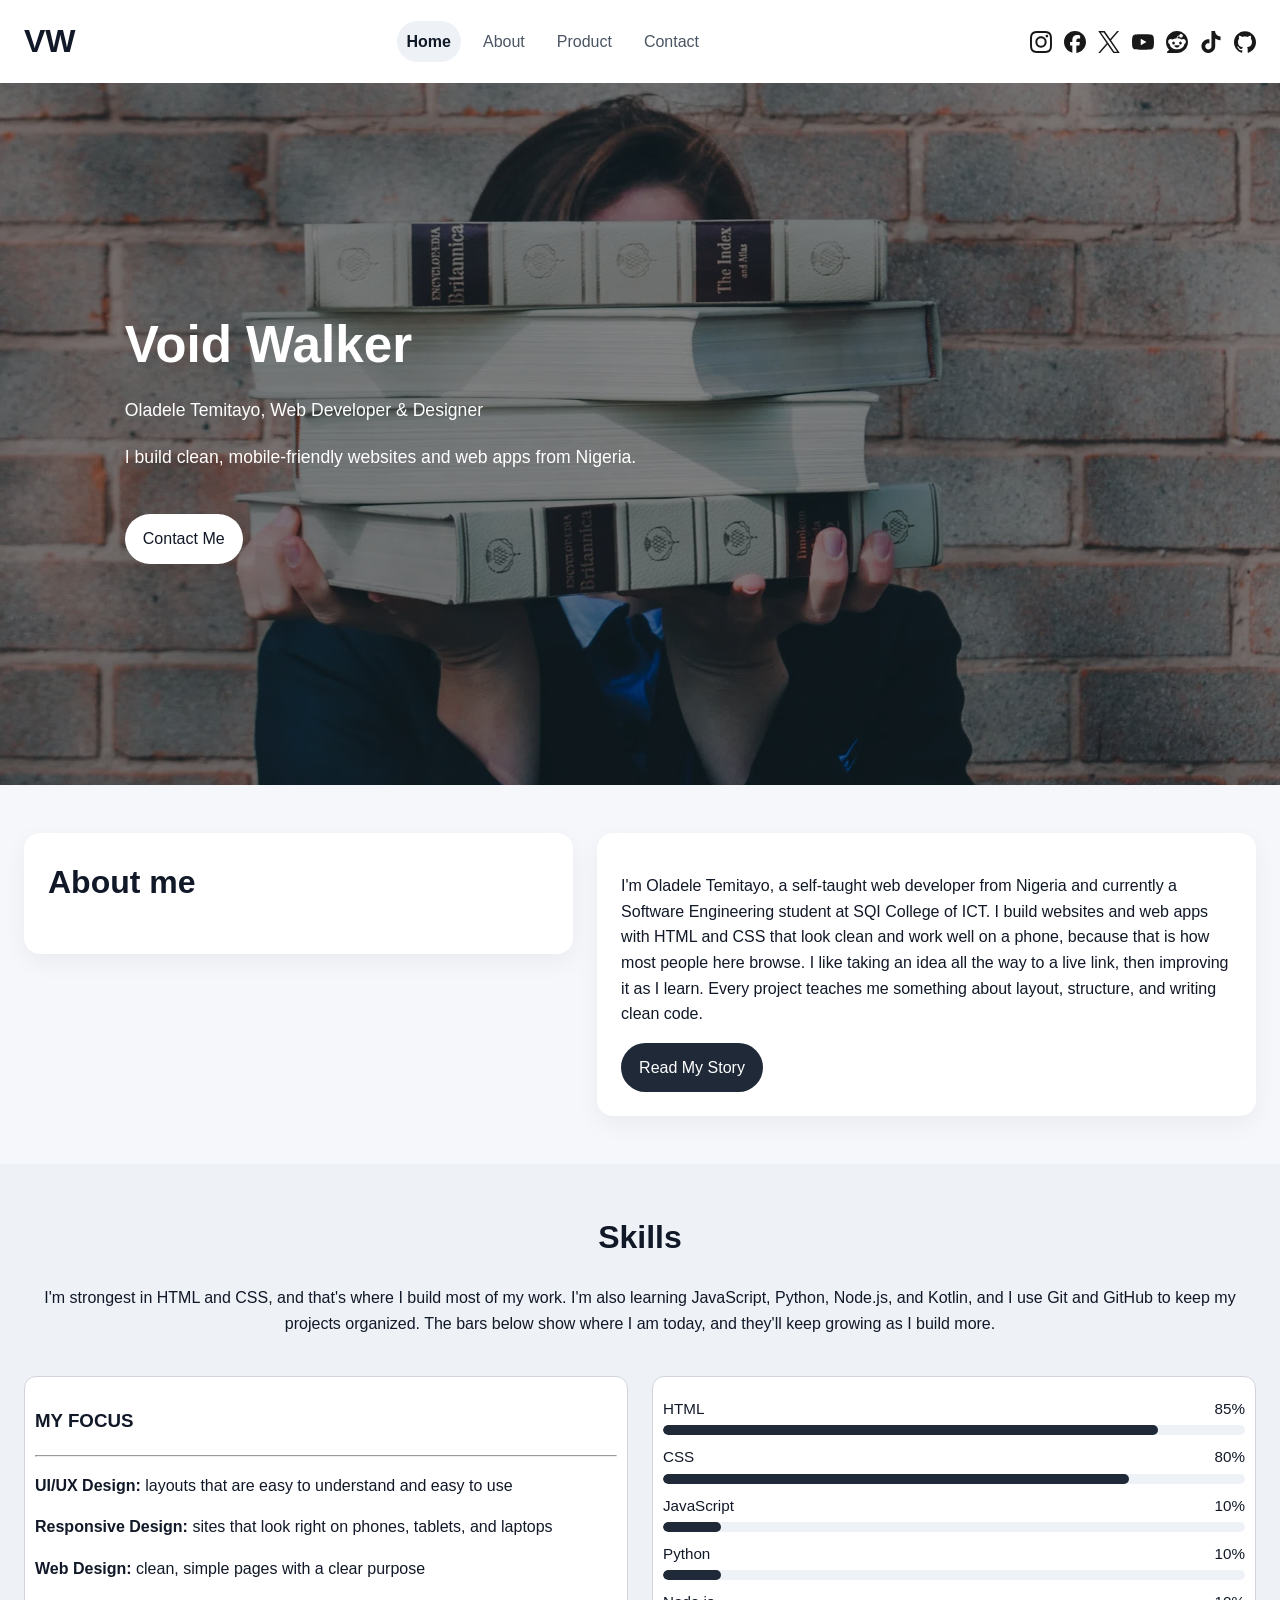
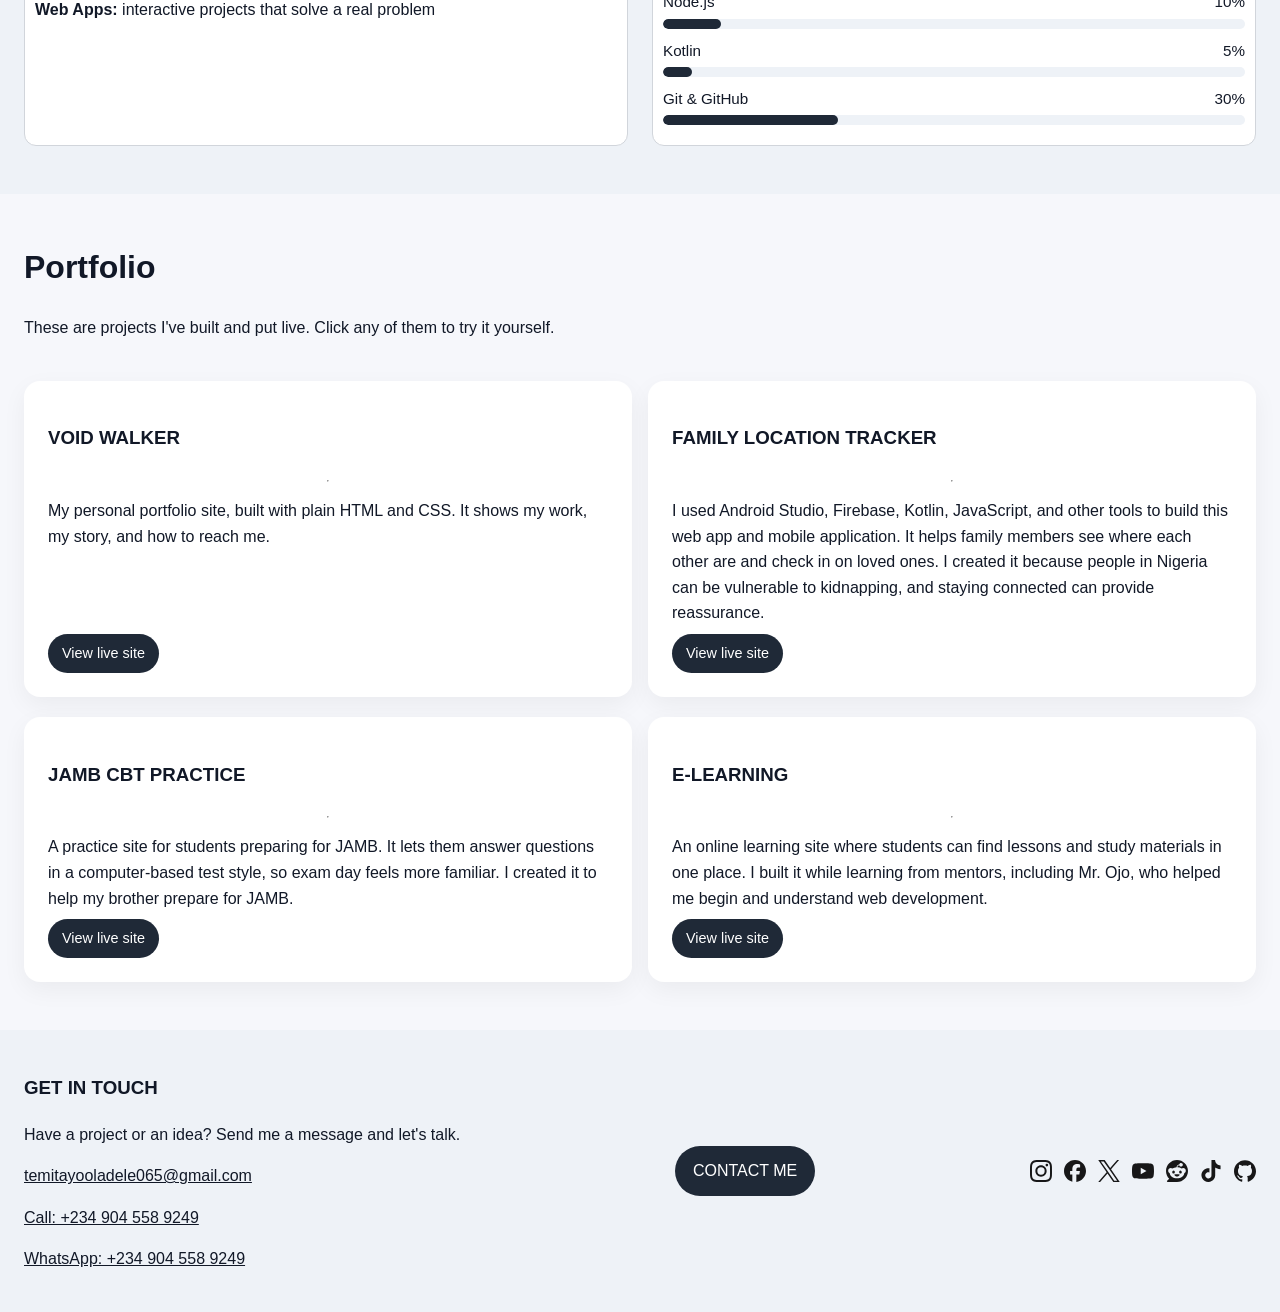
<file: index.html>
<!doctype html>
<html lang="en">
  <head>
    <meta charset="UTF-8" />
    <meta name="viewport" content="width=device-width, initial-scale=1.0" />
    <meta
      name="description"
      content="Void Walker – web developer and designer building responsive websites and web apps."
    />
    <link
      rel="icon"
      href="data:image/svg+xml,<svg xmlns=%22http://www.w3.org/2000/svg%22 viewBox=%220 0 100 100%22><text y=%22.9em%22 font-size=%2290%22>🌀</text></svg>"
    />
    <title>Void Walker – Oladele Temitayo | Web Developer</title>
    <link rel="stylesheet" href="first.css" />
  </head>
  <body>
    <div class="one">
      <div>
        <h1 class="kr">VW</h1>
      </div>
      <div class="linkdiv">
        <a href="index.html" class="link active">Home</a>
        <a href="about.html" class="link">About</a>
        <a href="product.html" class="link">Product</a>
        <a href="contact.html" class="link">Contact</a>
      </div>
      <div class="third">
            <a href="https://www.instagram.com/Richarddeveops" target="_blank" rel="noopener noreferrer" aria-label="Instagram"><img src="icons/instagram.svg" class="firstimg" alt="Instagram"></a>
            <a href="https://www.facebook.com/Richarddeveops" target="_blank" rel="noopener noreferrer" aria-label="Facebook"><img src="icons/facebook.svg" class="firstimg" alt="Facebook"></a>
            <a href="https://x.com/Richarddeveops" target="_blank" rel="noopener noreferrer" aria-label="X"><img src="icons/x.svg" class="firstimg" alt="X"></a>
            <a href="https://www.youtube.com/@Richarddeveops" target="_blank" rel="noopener noreferrer" aria-label="YouTube"><img src="icons/youtube.svg" class="firstimg" alt="YouTube"></a>
            <a href="https://www.reddit.com/user/Richarddeveops" target="_blank" rel="noopener noreferrer" aria-label="Reddit"><img src="icons/reddit.svg" class="firstimg" alt="Reddit"></a>
            <a href="https://www.tiktok.com/@Richarddeveops" target="_blank" rel="noopener noreferrer" aria-label="TikTok"><img src="icons/tiktok.svg" class="firstimg" alt="TikTok"></a>
            <a href="https://github.com/Richarddeveops" target="_blank" rel="noopener noreferrer" aria-label="GitHub"><img src="icons/github.svg" class="firstimg" alt="GitHub"></a>
        </div>
    </div>
    <div class="backg">
      <section>
        <h1>Void Walker</h1>
        <p>Oladele Temitayo, Web Developer &amp; Designer</p>
        <p>I build clean, mobile-friendly websites and web apps from Nigeria.</p>
        <br />
        <a href="contact.html" class="btn btn-light">Contact Me</a>
      </section>
    </div>
    <div class="twoo">
      <div class="about">
        <h1>About me</h1>
      </div>
      <div class="download">
        <p>
          I'm Oladele Temitayo, a self-taught web developer from Nigeria and
          currently a Software Engineering student at SQI College of ICT. I
          build websites and web apps with HTML and CSS that look clean and
          work well on a phone, because that is how most people here browse. I
          like taking an idea all the way to a live link, then improving it as
          I learn. Every project teaches me something about layout, structure,
          and writing clean code.
        </p>
        <a href="about.html" class="btn">Read My Story</a>
      </div>
    </div>
    <div class="skills">
      <h1>Skills</h1>
      <p>
        I'm strongest in HTML and CSS, and that's where I build most of my
        work. I'm also learning JavaScript, Python, Node.js, and Kotlin, and I
        use Git and GitHub to keep my projects organized. The bars below show
        where I am today, and they'll keep growing as I build more.
      </p>
      <div class="focus">
        <div>
          <h3>MY FOCUS</h3>
          <hr />
          <p><strong>UI/UX Design:</strong> layouts that are easy to understand and easy to use</p>
          <p><strong>Responsive Design:</strong> sites that look right on phones, tablets, and laptops</p>
          <p><strong>Web Design:</strong> clean, simple pages with a clear purpose</p>
          <p><strong>Web Apps:</strong> interactive projects that solve a real problem</p>
        </div>
        <div class="skilll">
          <div class="skill">
            <div class="skill-head"><span>HTML</span><span>85%</span></div>
            <div class="bar" role="progressbar" aria-label="HTML" aria-valuemin="0" aria-valuemax="100" aria-valuenow="85">
              <div class="bar-fill" style="--level: 85%"></div>
            </div>
          </div>
          <div class="skill">
            <div class="skill-head"><span>CSS</span><span>80%</span></div>
            <div class="bar" role="progressbar" aria-label="CSS" aria-valuemin="0" aria-valuemax="100" aria-valuenow="80">
              <div class="bar-fill" style="--level: 80%"></div>
            </div>
          </div>
          <div class="skill">
            <div class="skill-head"><span>JavaScript</span><span>10%</span></div>
            <div class="bar" role="progressbar" aria-label="JavaScript" aria-valuemin="0" aria-valuemax="100" aria-valuenow="10">
              <div class="bar-fill" style="--level: 10%"></div>
            </div>
          </div>
          <div class="skill">
            <div class="skill-head"><span>Python</span><span>10%</span></div>
            <div class="bar" role="progressbar" aria-label="Python" aria-valuemin="0" aria-valuemax="100" aria-valuenow="10">
              <div class="bar-fill" style="--level: 10%"></div>
            </div>
          </div>
          <div class="skill">
            <div class="skill-head"><span>Node.js</span><span>10%</span></div>
            <div class="bar" role="progressbar" aria-label="Node.js" aria-valuemin="0" aria-valuemax="100" aria-valuenow="10">
              <div class="bar-fill" style="--level: 10%"></div>
            </div>
          </div>
          <div class="skill">
            <div class="skill-head"><span>Kotlin</span><span>5%</span></div>
            <div class="bar" role="progressbar" aria-label="Kotlin" aria-valuemin="0" aria-valuemax="100" aria-valuenow="5">
              <div class="bar-fill" style="--level: 5%"></div>
            </div>
          </div>
          <div class="skill">
            <div class="skill-head"><span>Git &amp; GitHub</span><span>30%</span></div>
            <div class="bar" role="progressbar" aria-label="Git &amp; GitHub" aria-valuemin="0" aria-valuemax="100" aria-valuenow="30">
              <div class="bar-fill" style="--level: 30%"></div>
            </div>
          </div>
        </div>
      </div>
    </div>
    <div class="portfolio">
      <h1>Portfolio</h1>
      <p>These are projects I've built and put live. Click any of them to try it yourself.</p>
      <div class="protfolio">
        <div class="potfolio two">
          <div>
            <h3>VOID WALKER</h3>
            <hr />
            <p>My personal portfolio site, built with plain HTML and CSS. It shows my work, my story, and how to reach me.</p>
            <a href="https://voidwalker-topaz.vercel.app/" class="btn" target="_blank" rel="noopener noreferrer">View live site</a>
          </div>
          <div>
            <h3>FAMILY LOCATION TRACKER</h3>
            <hr />
            <p>I used Android Studio, Firebase, Kotlin, JavaScript, and other tools to build this web app and mobile application. It helps family members see where each other are and check in on loved ones. I created it because people in Nigeria can be vulnerable to kidnapping, and staying connected can provide reassurance.</p>
            <a href="https://family-location-tracker.vercel.app/" class="btn" target="_blank" rel="noopener noreferrer">View live site</a>
          </div>
        </div>
        <div class="potfolio two">
          <div>
            <h3>JAMB CBT PRACTICE</h3>
            <hr />
            <p>A practice site for students preparing for JAMB. It lets them answer questions in a computer-based test style, so exam day feels more familiar. I created it to help my brother prepare for JAMB.</p>
            <a href="https://jamb-cbt-practice-lilac.vercel.app/" class="btn" target="_blank" rel="noopener noreferrer">View live site</a>
          </div>
          <div>
            <h3>E-LEARNING</h3>
            <hr />
            <p>An online learning site where students can find lessons and study materials in one place. I built it while learning from mentors, including Mr. Ojo, who helped me begin and understand web development.</p>
            <a href="https://elearning-one-hazel.vercel.app/" class="btn" target="_blank" rel="noopener noreferrer">View live site</a>
          </div>
        </div>
      </div>
    </div>
    <div class="touch">
      <div>
        <h3>GET IN TOUCH</h3>
        <p>Have a project or an idea? Send me a message and let's talk.</p>
        <p><a href="mailto:temitayooladele065@gmail.com">temitayooladele065@gmail.com</a></p>
        <p><a href="tel:+2349045589249">Call: +234 904 558 9249</a></p><p><a href="https://wa.me/2349045589249" target="_blank" rel="noopener noreferrer">WhatsApp: +234 904 558 9249</a></p>
      </div>
      <div>
        <a href="contact.html" class="btn">CONTACT ME</a>
      </div>
      <div class="third">
            <a href="https://www.instagram.com/Richarddeveops" target="_blank" rel="noopener noreferrer" aria-label="Instagram"><img src="icons/instagram.svg" class="firstimg" alt="Instagram"></a>
            <a href="https://www.facebook.com/Richarddeveops" target="_blank" rel="noopener noreferrer" aria-label="Facebook"><img src="icons/facebook.svg" class="firstimg" alt="Facebook"></a>
            <a href="https://x.com/Richarddeveops" target="_blank" rel="noopener noreferrer" aria-label="X"><img src="icons/x.svg" class="firstimg" alt="X"></a>
            <a href="https://www.youtube.com/@Richarddeveops" target="_blank" rel="noopener noreferrer" aria-label="YouTube"><img src="icons/youtube.svg" class="firstimg" alt="YouTube"></a>
            <a href="https://www.reddit.com/user/Richarddeveops" target="_blank" rel="noopener noreferrer" aria-label="Reddit"><img src="icons/reddit.svg" class="firstimg" alt="Reddit"></a>
            <a href="https://www.tiktok.com/@Richarddeveops" target="_blank" rel="noopener noreferrer" aria-label="TikTok"><img src="icons/tiktok.svg" class="firstimg" alt="TikTok"></a>
            <a href="https://github.com/Richarddeveops" target="_blank" rel="noopener noreferrer" aria-label="GitHub"><img src="icons/github.svg" class="firstimg" alt="GitHub"></a>
        </div>
    </div>
  </body>
</html>
</file>
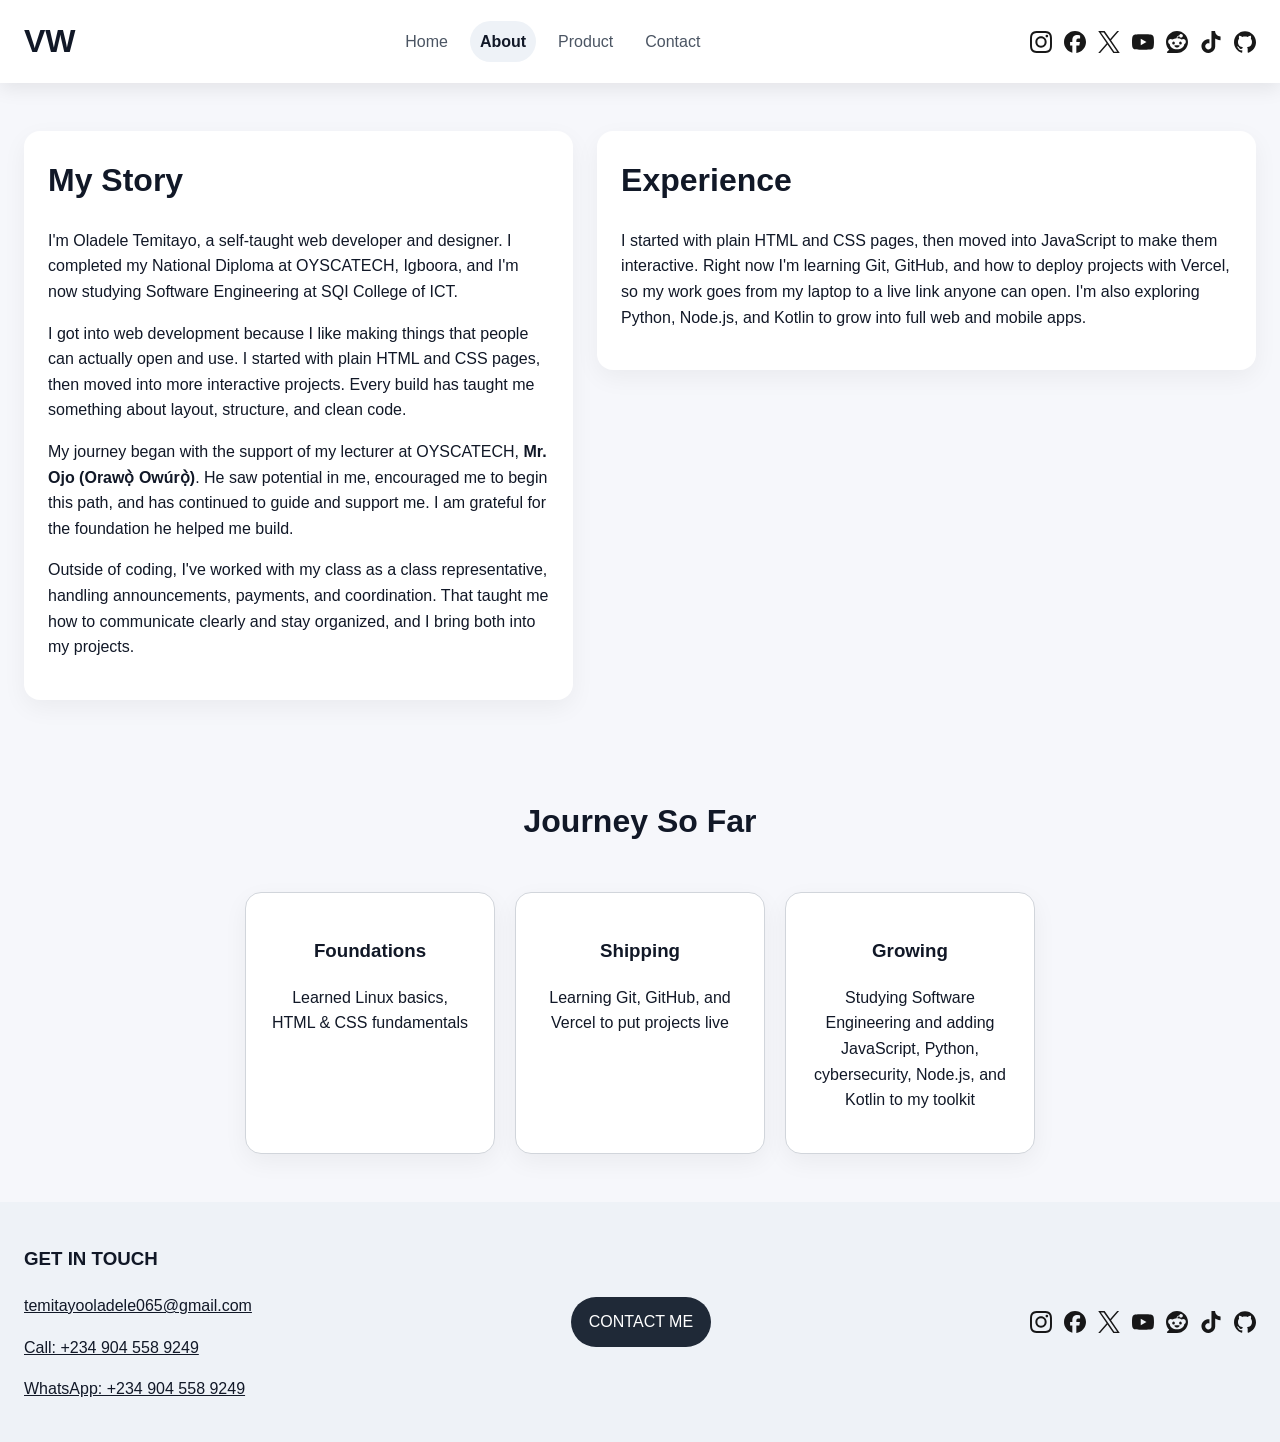
<file: about.html>
<!DOCTYPE html>
<html lang="en">
<head>
    <meta charset="UTF-8">
    <meta name="viewport" content="width=device-width, initial-scale=1.0">
    <meta name="description" content="About Void Walker – a self-taught web developer and designer building projects and shipping them live.">
    <link rel="icon" href="data:image/svg+xml,<svg xmlns=%22http://www.w3.org/2000/svg%22 viewBox=%220 0 100 100%22><text y=%22.9em%22 font-size=%2290%22>🌀</text></svg>">
    <title>About – Void Walker</title>
    <link rel="stylesheet" href="first.css">
</head>
<body>
    <div class="one">
        <div>
            <h1 class="kr">VW</h1>
        </div>
        <div class="linkdiv">
           <a href="index.html" class="link">Home</a>
           <a href="about.html" class="link active">About</a>
           <a href="product.html" class="link">Product</a>
           <a href="contact.html" class="link">Contact</a>
        </div>
        <div class="third">
            <a href="https://www.instagram.com/Richarddeveops" target="_blank" rel="noopener noreferrer" aria-label="Instagram"><img src="icons/instagram.svg" class="firstimg" alt="Instagram"></a>
            <a href="https://www.facebook.com/Richarddeveops" target="_blank" rel="noopener noreferrer" aria-label="Facebook"><img src="icons/facebook.svg" class="firstimg" alt="Facebook"></a>
            <a href="https://x.com/Richarddeveops" target="_blank" rel="noopener noreferrer" aria-label="X"><img src="icons/x.svg" class="firstimg" alt="X"></a>
            <a href="https://www.youtube.com/@Richarddeveops" target="_blank" rel="noopener noreferrer" aria-label="YouTube"><img src="icons/youtube.svg" class="firstimg" alt="YouTube"></a>
            <a href="https://www.reddit.com/user/Richarddeveops" target="_blank" rel="noopener noreferrer" aria-label="Reddit"><img src="icons/reddit.svg" class="firstimg" alt="Reddit"></a>
            <a href="https://www.tiktok.com/@Richarddeveops" target="_blank" rel="noopener noreferrer" aria-label="TikTok"><img src="icons/tiktok.svg" class="firstimg" alt="TikTok"></a>
            <a href="https://github.com/Richarddeveops" target="_blank" rel="noopener noreferrer" aria-label="GitHub"><img src="icons/github.svg" class="firstimg" alt="GitHub"></a>
        </div>
    </div>
    <div class="twoo">
        <div class="about">
            <h1>My Story</h1>
            <p>I'm Oladele Temitayo, a self-taught web developer and designer. I completed my National Diploma at OYSCATECH, Igboora, and I'm now studying Software Engineering at SQI College of ICT.</p>
            <p>I got into web development because I like making things that people can actually open and use. I started with plain HTML and CSS pages, then moved into more interactive projects. Every build has taught me something about layout, structure, and clean code.</p>
            <p>My journey began with the support of my lecturer at OYSCATECH, <strong>Mr. Ojo (Orawọ̀ Owúrọ̀)</strong>. He saw potential in me, encouraged me to begin this path, and has continued to guide and support me. I am grateful for the foundation he helped me build.</p>
            <p>Outside of coding, I've worked with my class as a class representative, handling announcements, payments, and coordination. That taught me how to communicate clearly and stay organized, and I bring both into my projects.</p>
        </div>
        <div class="download">
            <h1>Experience</h1>
            <p>I started with plain HTML and CSS pages, then moved into JavaScript to make them interactive. Right now I'm learning Git, GitHub, and how to deploy projects with Vercel, so my work goes from my laptop to a live link anyone can open. I'm also exploring Python, Node.js, and Kotlin to grow into full web and mobile apps.</p>
        </div>
    </div>
    <div class="timeline">
        <h1>Journey So Far</h1>
        <div class="timelist">
            <div class="tstep">
                <h3>Foundations</h3>
                <p>Learned Linux basics, HTML & CSS fundamentals</p>
            </div>
            <div class="tstep">
                <h3>Shipping</h3>
                <p>Learning Git, GitHub, and Vercel to put projects live</p>
            </div>
            <div class="tstep">
                <h3>Growing</h3>
                <p>Studying Software Engineering and adding JavaScript, Python, cybersecurity, Node.js, and Kotlin to my toolkit</p>
            </div>
        </div>
    </div>
    <div class="touch">
        <div>
            <h3>GET IN TOUCH</h3>
            <p><a href="mailto:temitayooladele065@gmail.com">temitayooladele065@gmail.com</a></p>
            <p><a href="tel:+2349045589249">Call: +234 904 558 9249</a></p><p><a href="https://wa.me/2349045589249" target="_blank" rel="noopener noreferrer">WhatsApp: +234 904 558 9249</a></p>
        </div>
        <div>
            <a href="contact.html" class="btn">CONTACT ME</a>
        </div>
        <div class="third">
            <a href="https://www.instagram.com/Richarddeveops" target="_blank" rel="noopener noreferrer" aria-label="Instagram"><img src="icons/instagram.svg" class="firstimg" alt="Instagram"></a>
            <a href="https://www.facebook.com/Richarddeveops" target="_blank" rel="noopener noreferrer" aria-label="Facebook"><img src="icons/facebook.svg" class="firstimg" alt="Facebook"></a>
            <a href="https://x.com/Richarddeveops" target="_blank" rel="noopener noreferrer" aria-label="X"><img src="icons/x.svg" class="firstimg" alt="X"></a>
            <a href="https://www.youtube.com/@Richarddeveops" target="_blank" rel="noopener noreferrer" aria-label="YouTube"><img src="icons/youtube.svg" class="firstimg" alt="YouTube"></a>
            <a href="https://www.reddit.com/user/Richarddeveops" target="_blank" rel="noopener noreferrer" aria-label="Reddit"><img src="icons/reddit.svg" class="firstimg" alt="Reddit"></a>
            <a href="https://www.tiktok.com/@Richarddeveops" target="_blank" rel="noopener noreferrer" aria-label="TikTok"><img src="icons/tiktok.svg" class="firstimg" alt="TikTok"></a>
            <a href="https://github.com/Richarddeveops" target="_blank" rel="noopener noreferrer" aria-label="GitHub"><img src="icons/github.svg" class="firstimg" alt="GitHub"></a>
        </div>
    </div>
</body>
</html>
</file>
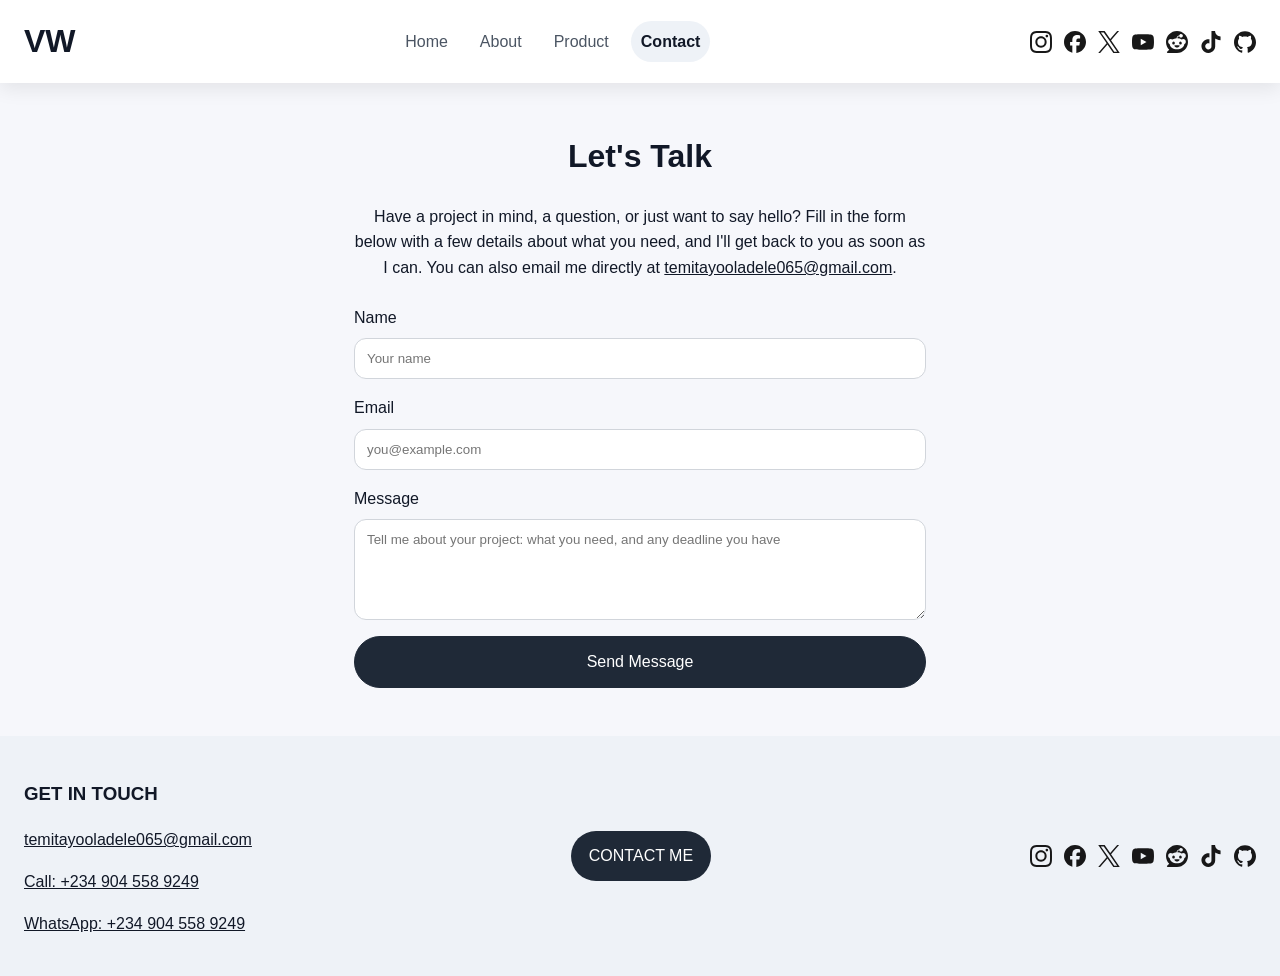
<file: contact.html>
<!DOCTYPE html>
<html lang="en">
<head>
    <meta charset="UTF-8">
    <meta name="viewport" content="width=device-width, initial-scale=1.0">
    <meta name="description" content="Contact Void Walker about a website or web app project.">
    <link rel="icon" href="data:image/svg+xml,<svg xmlns=%22http://www.w3.org/2000/svg%22 viewBox=%220 0 100 100%22><text y=%22.9em%22 font-size=%2290%22>🌀</text></svg>">
    <title>Contact – Void Walker</title>
    <link rel="stylesheet" href="first.css">
</head>
<body>
    <div class="one">
        <div>
            <h1 class="kr">VW</h1>
        </div>
        <div class="linkdiv">
           <a href="index.html" class="link">Home</a>
           <a href="about.html" class="link">About</a>
           <a href="product.html" class="link">Product</a>
           <a href="contact.html" class="link active">Contact</a>
        </div>
        <div class="third">
            <a href="https://www.instagram.com/Richarddeveops" target="_blank" rel="noopener noreferrer" aria-label="Instagram"><img src="icons/instagram.svg" class="firstimg" alt="Instagram"></a>
            <a href="https://www.facebook.com/Richarddeveops" target="_blank" rel="noopener noreferrer" aria-label="Facebook"><img src="icons/facebook.svg" class="firstimg" alt="Facebook"></a>
            <a href="https://x.com/Richarddeveops" target="_blank" rel="noopener noreferrer" aria-label="X"><img src="icons/x.svg" class="firstimg" alt="X"></a>
            <a href="https://www.youtube.com/@Richarddeveops" target="_blank" rel="noopener noreferrer" aria-label="YouTube"><img src="icons/youtube.svg" class="firstimg" alt="YouTube"></a>
            <a href="https://www.reddit.com/user/Richarddeveops" target="_blank" rel="noopener noreferrer" aria-label="Reddit"><img src="icons/reddit.svg" class="firstimg" alt="Reddit"></a>
            <a href="https://www.tiktok.com/@Richarddeveops" target="_blank" rel="noopener noreferrer" aria-label="TikTok"><img src="icons/tiktok.svg" class="firstimg" alt="TikTok"></a>
            <a href="https://github.com/Richarddeveops" target="_blank" rel="noopener noreferrer" aria-label="GitHub"><img src="icons/github.svg" class="firstimg" alt="GitHub"></a>
        </div>
    </div>
    <div class="contactwrap">
        <h1>Let's Talk</h1>
        <p>Have a project in mind, a question, or just want to say hello? Fill in the form below with a few details about what you need, and I'll get back to you as soon as I can. You can also email me directly at <a href="mailto:temitayooladele065@gmail.com">temitayooladele065@gmail.com</a>.</p>
        <!-- Messages are emailed to temitayooladele065@gmail.com through FormSubmit -->
        <form class="contactform" action="https://formsubmit.co/temitayooladele065@gmail.com" method="POST">
            <input type="hidden" name="_subject" value="New message from your portfolio site">
            <input type="hidden" name="_template" value="table">
            <input type="text" name="_honey" style="display:none" tabindex="-1" autocomplete="off">
            <label for="name">Name</label>
            <input type="text" id="name" name="name" placeholder="Your name" required>
            <label for="email">Email</label>
            <input type="email" id="email" name="email" placeholder="you@example.com" required>
            <label for="message">Message</label>
            <textarea id="message" name="message" rows="5" placeholder="Tell me about your project: what you need, and any deadline you have" required></textarea>
            <button type="submit">Send Message</button>
        </form>
    </div>
    <div class="touch">
        <div>
            <h3>GET IN TOUCH</h3>
            <p><a href="mailto:temitayooladele065@gmail.com">temitayooladele065@gmail.com</a></p>
            <p><a href="tel:+2349045589249">Call: +234 904 558 9249</a></p><p><a href="https://wa.me/2349045589249" target="_blank" rel="noopener noreferrer">WhatsApp: +234 904 558 9249</a></p>
        </div>
        <div>
            <a href="contact.html" class="btn">CONTACT ME</a>
        </div>
        <div class="third">
            <a href="https://www.instagram.com/Richarddeveops" target="_blank" rel="noopener noreferrer" aria-label="Instagram"><img src="icons/instagram.svg" class="firstimg" alt="Instagram"></a>
            <a href="https://www.facebook.com/Richarddeveops" target="_blank" rel="noopener noreferrer" aria-label="Facebook"><img src="icons/facebook.svg" class="firstimg" alt="Facebook"></a>
            <a href="https://x.com/Richarddeveops" target="_blank" rel="noopener noreferrer" aria-label="X"><img src="icons/x.svg" class="firstimg" alt="X"></a>
            <a href="https://www.youtube.com/@Richarddeveops" target="_blank" rel="noopener noreferrer" aria-label="YouTube"><img src="icons/youtube.svg" class="firstimg" alt="YouTube"></a>
            <a href="https://www.reddit.com/user/Richarddeveops" target="_blank" rel="noopener noreferrer" aria-label="Reddit"><img src="icons/reddit.svg" class="firstimg" alt="Reddit"></a>
            <a href="https://www.tiktok.com/@Richarddeveops" target="_blank" rel="noopener noreferrer" aria-label="TikTok"><img src="icons/tiktok.svg" class="firstimg" alt="TikTok"></a>
            <a href="https://github.com/Richarddeveops" target="_blank" rel="noopener noreferrer" aria-label="GitHub"><img src="icons/github.svg" class="firstimg" alt="GitHub"></a>
        </div>
    </div>
</body>
</html>
</file>
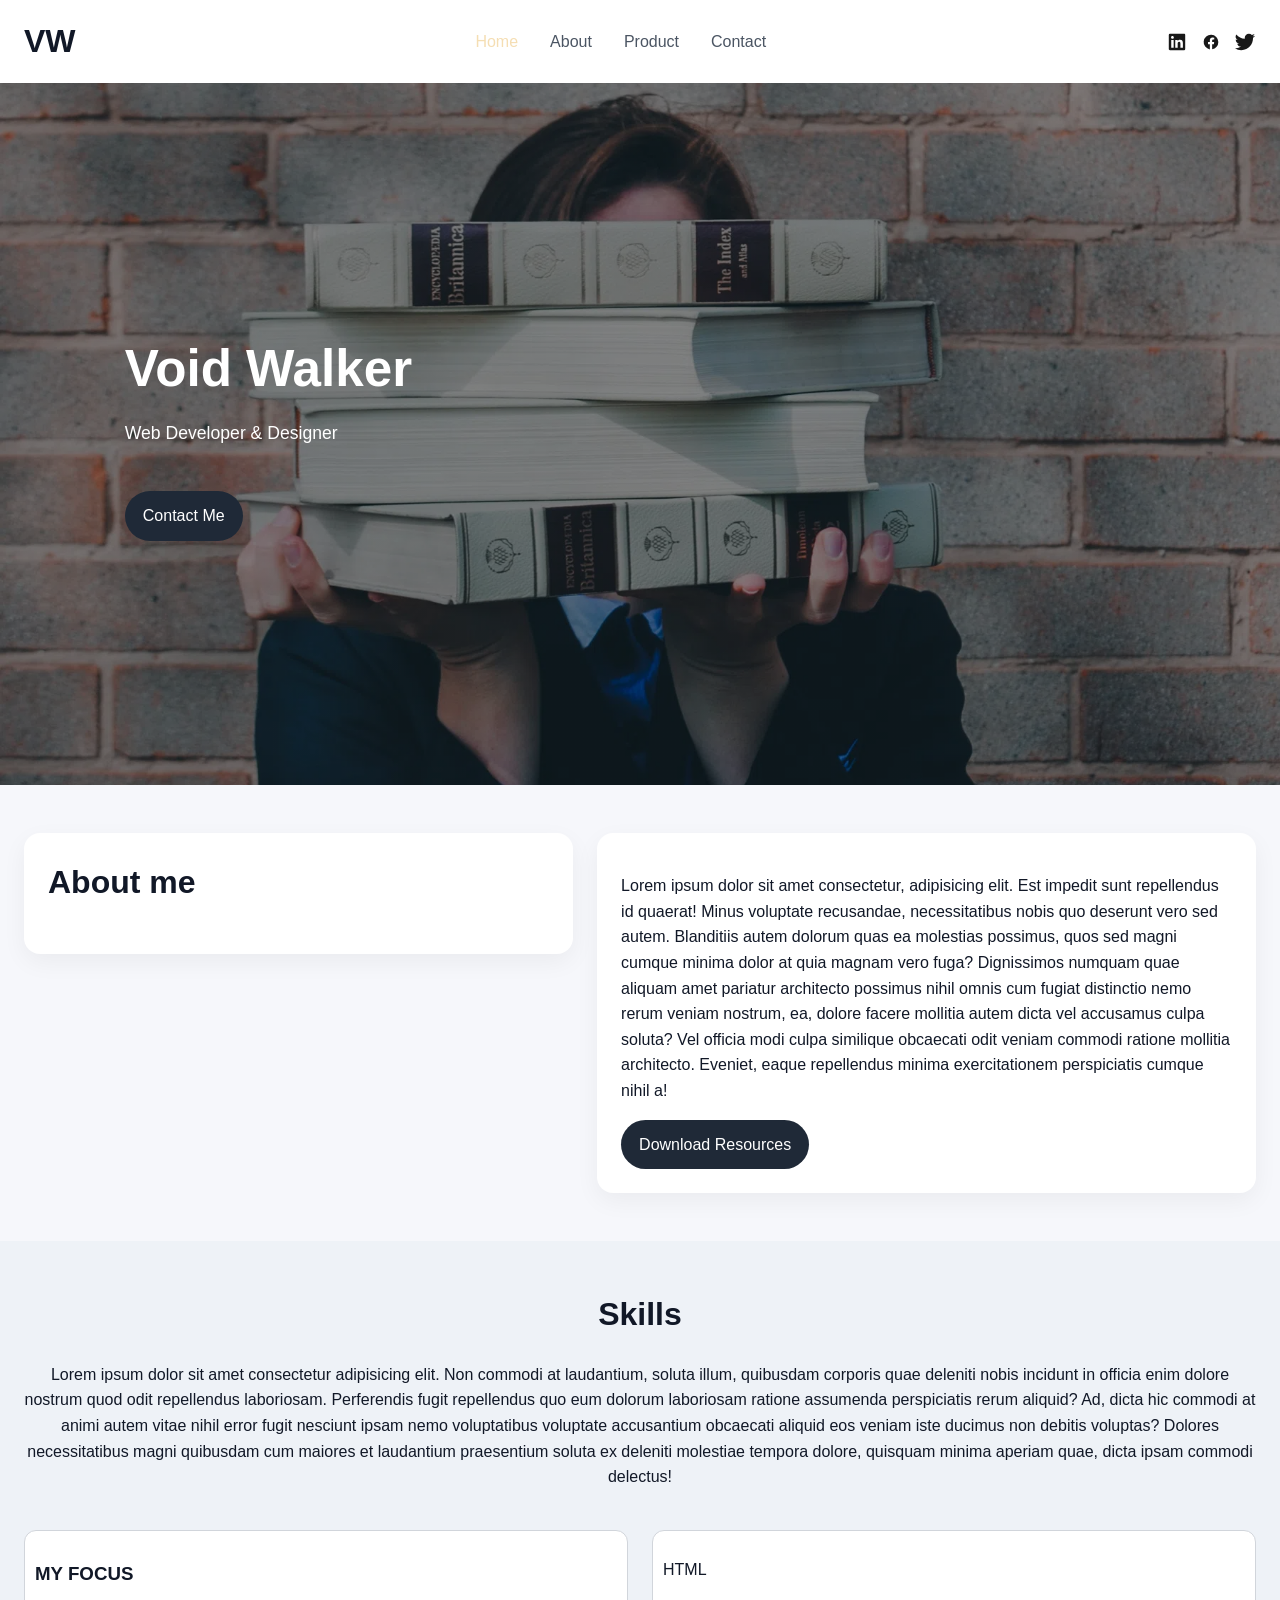
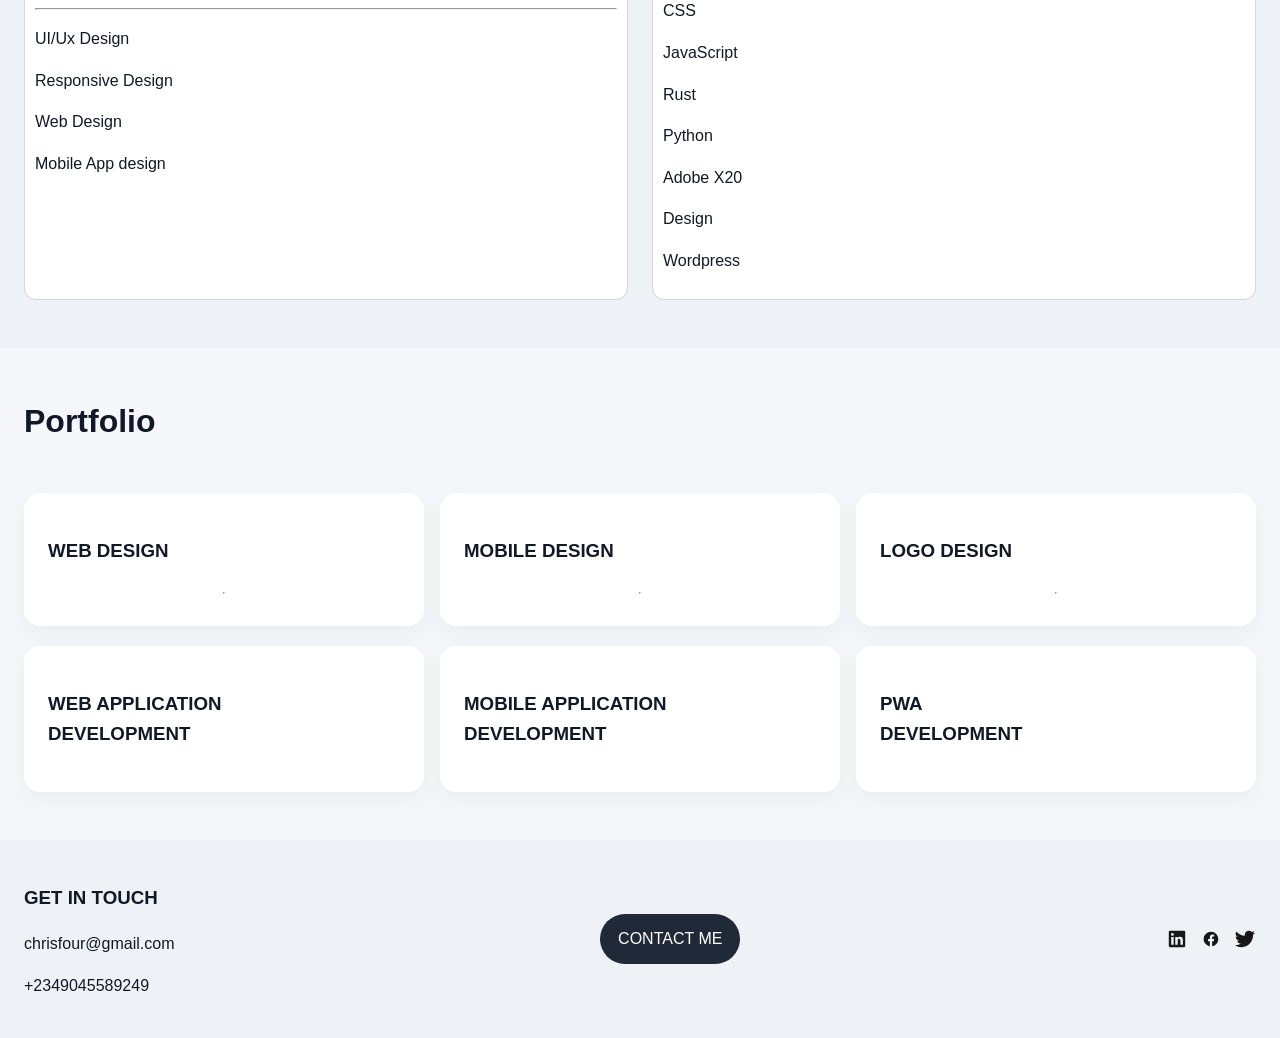
<file: first.html>
<!DOCTYPE html>
<html lang="en">
<head>
    <meta charset="UTF-8">
    <meta name="viewport" content="width=device-width, initial-scale=1.0">
    <title>Home alone</title>
    <link rel="stylesheet" href="first.css">
</head>
<body>
    <script>
        alert("Hello i am Daredevil,practicing Javascript")
    </script>
    <div class="one">
        <div>
            <h1 class="kr">VW</h1>
        </div>
        <div class="linkdiv">
           <a href="first.html" target="_self" style="color: wheat;" class="link">Home</a>
           <a href="about.html" target="_blank" class="link">About</a>
           <a href="product.html" target="_blank" class="link">Product</a>
           <a href="contact.html" target="_blank"  class="link">Contact</a> 
        </div>
        <div class="third">
            <img src="lineicons--linkedin.svg" class="firstimg" alt="LinkedIn">
            <img src="prime--facebook.svg" class="firstimg" alt="Facebook">
            <img src="si--twitter-fill.svg" class="firstimg" alt="Twitter">
        </div>
    </div>
    <div class="backg">
        <section>
            <h1>Void Walker</h1>
        <p>Web Developer & Designer</p><br>
        <a href="contact.html" target="_blank"><button>Contact Me</button></a>
        </section>
    </div>
    <div class="twoo">
        <div class="about">
            <h1>About me</h1> 
        </div>
        <div class="download">
            <p>Lorem ipsum dolor sit amet consectetur, adipisicing elit. Est impedit sunt repellendus id quaerat! Minus voluptate recusandae, necessitatibus nobis quo deserunt vero sed autem. Blanditiis autem dolorum quas ea molestias possimus, quos sed magni cumque minima dolor at quia magnam vero fuga? Dignissimos numquam quae aliquam amet pariatur architecto possimus nihil omnis cum fugiat distinctio nemo rerum veniam nostrum, ea, dolore facere mollitia autem dicta vel accusamus culpa soluta? Vel officia modi culpa similique obcaecati odit veniam commodi ratione mollitia architecto. Eveniet, eaque repellendus minima exercitationem perspiciatis cumque nihil a!</p>
            <button>Download Resources</button>
        </div>
    </div>
    <div class="skills">
        <h1>Skills</h1>
        <p>Lorem ipsum dolor sit amet consectetur adipisicing elit. Non commodi at laudantium, soluta illum, quibusdam corporis quae deleniti nobis incidunt in officia enim dolore nostrum quod odit repellendus laboriosam. Perferendis fugit repellendus quo eum dolorum laboriosam ratione assumenda perspiciatis rerum aliquid? Ad, dicta hic commodi at animi autem vitae nihil error fugit nesciunt ipsam nemo voluptatibus voluptate accusantium obcaecati aliquid eos veniam iste ducimus non debitis voluptas? Dolores necessitatibus magni quibusdam cum maiores et laudantium praesentium soluta ex deleniti molestiae tempora dolore, quisquam minima aperiam quae, dicta ipsam commodi delectus!</p>
    <div class="focus">
        <div>
            <h3>MY FOCUS</h3>
            <hr>
            <p>UI/Ux Design</p>
            <p>Responsive Design</p>
            <p>Web Design</p>
            <p>Mobile App design</p>
        </div>
        <div class="skilll">
            <p><span>HTML</span></p>
            <p><span>CSS</span></p>
            <p><span>JavaScript</span></p>
            <p><span>Rust</span></p>
            <p><span>Python</span></p>
            <p><span>Adobe X20</span></p>
            <p><span>Design</span></p>
            <p><span>Wordpress</span></p>
        </div>
    </div>
    </div>
    <div class="portfolio">
        <h1>Portfolio</h1>
        <div class="protfolio">
            <div class="potfolio">
                <div class="web">
                    <h3>WEB DESIGN</h3>
                    <hr>
                </div>
                <div>
                    <h3>MOBILE DESIGN</h3>
                    <hr>
                </div>
                <div class="web">
                    <h3>LOGO DESIGN</h3>
                    <hr>
                </div>
            </div>
            <div class="potfolio">
                <div>
                    <h3>WEB APPLICATION <br> DEVELOPMENT </h3>
                </div>
                <div class="web">
                    <h3>MOBILE APPLICATION <br> DEVELOPMENT </h3>
                </div>
                <div>
                    <h3>PWA <br> DEVELOPMENT</h3>
                </div>
            </div>
        </div>
    </div>
    <div class="touch">
        <div>
            <h3>GET IN TOUCH</h3>
            <p>chrisfour@gmail.com</p>
            <p>+2349045589249</p>
        </div>
        <div>
            <a href="contact.html" target="_blank"><button>CONTACT ME</button></a>
            
        </div>
        <div class="third">
            <img src="lineicons--linkedin.svg" class="firstimg" alt="LinkedIn">
            <img src="prime--facebook.svg" class="firstimg" alt="Facebook">
            <img src="si--twitter-fill.svg" class="firstimg" alt="Twitter">
        </div>
    </div>
</body>
</html>
</file>
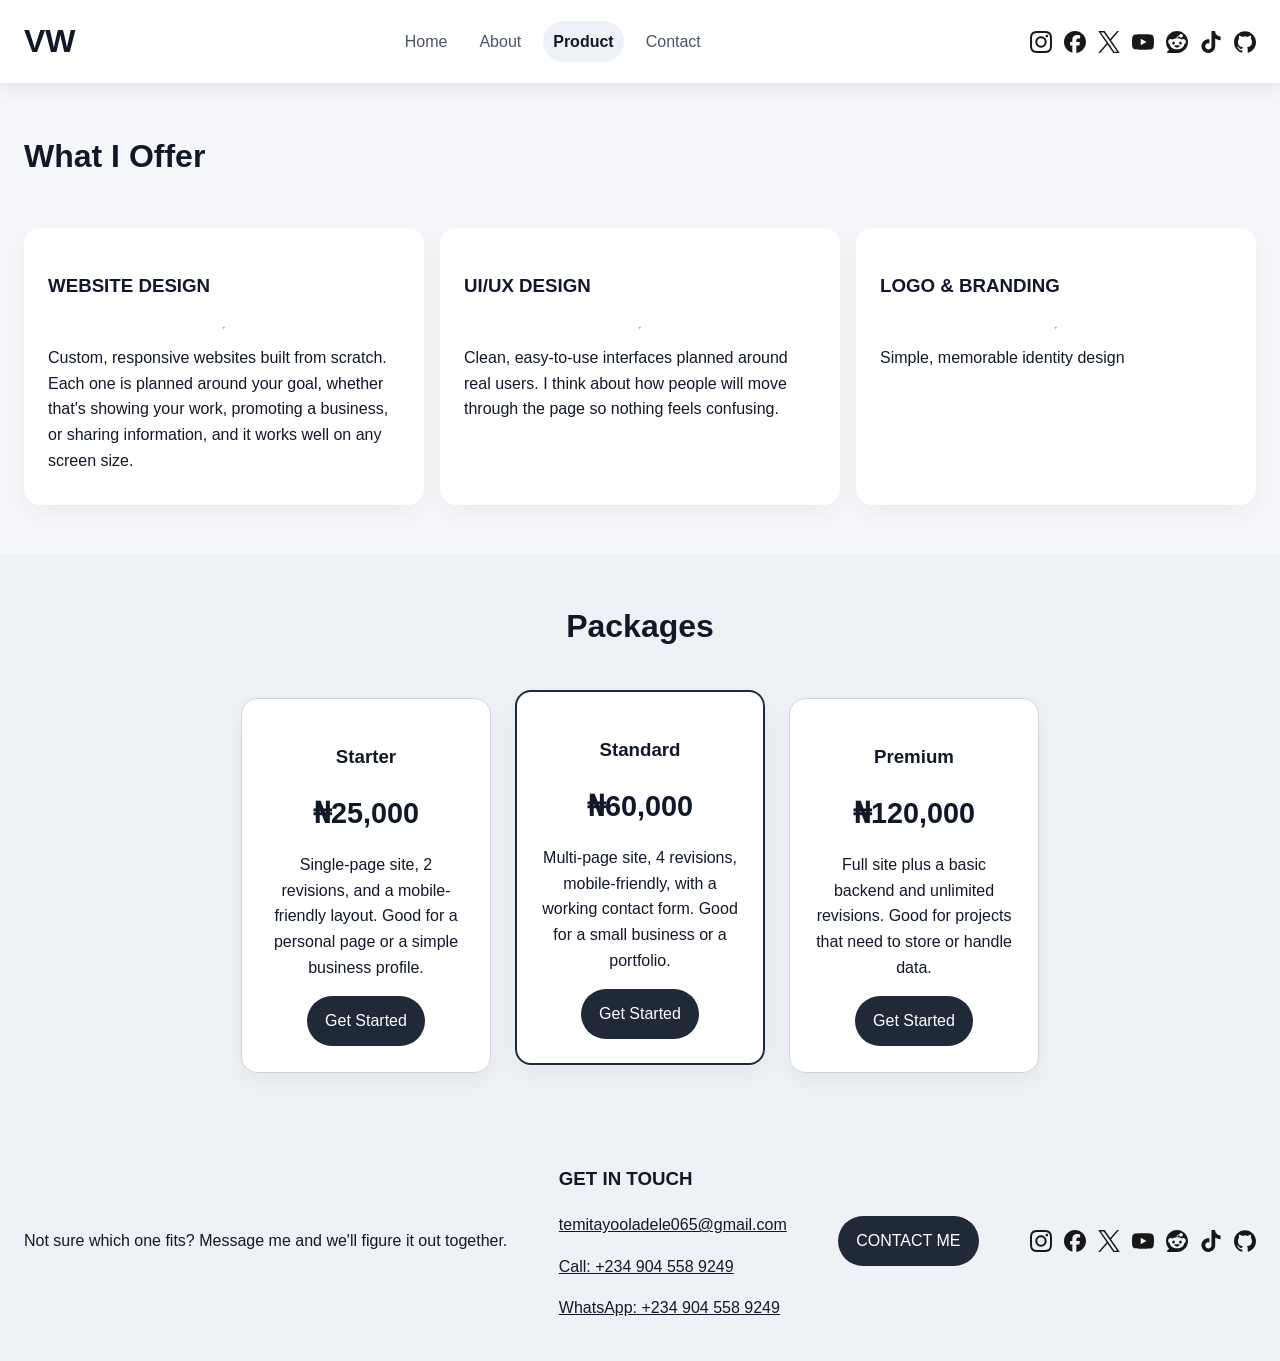
<file: product.html>
<!DOCTYPE html>
<html lang="en">
<head>
    <meta charset="UTF-8">
    <meta name="viewport" content="width=device-width, initial-scale=1.0">
    <meta name="description" content="Website design, UI/UX design, and branding packages from Void Walker.">
    <link rel="icon" href="data:image/svg+xml,<svg xmlns=%22http://www.w3.org/2000/svg%22 viewBox=%220 0 100 100%22><text y=%22.9em%22 font-size=%2290%22>🌀</text></svg>">
    <title>Product – Void Walker</title>
    <link rel="stylesheet" href="first.css">
</head>
<body>
    <div class="one">
        <div>
            <h1 class="kr">VW</h1>
        </div>
        <div class="linkdiv">
           <a href="index.html" class="link">Home</a>
           <a href="about.html" class="link">About</a>
           <a href="product.html" class="link active">Product</a>
           <a href="contact.html" class="link">Contact</a>
        </div>
        <div class="third">
            <a href="https://www.instagram.com/Richarddeveops" target="_blank" rel="noopener noreferrer" aria-label="Instagram"><img src="icons/instagram.svg" class="firstimg" alt="Instagram"></a>
            <a href="https://www.facebook.com/Richarddeveops" target="_blank" rel="noopener noreferrer" aria-label="Facebook"><img src="icons/facebook.svg" class="firstimg" alt="Facebook"></a>
            <a href="https://x.com/Richarddeveops" target="_blank" rel="noopener noreferrer" aria-label="X"><img src="icons/x.svg" class="firstimg" alt="X"></a>
            <a href="https://www.youtube.com/@Richarddeveops" target="_blank" rel="noopener noreferrer" aria-label="YouTube"><img src="icons/youtube.svg" class="firstimg" alt="YouTube"></a>
            <a href="https://www.reddit.com/user/Richarddeveops" target="_blank" rel="noopener noreferrer" aria-label="Reddit"><img src="icons/reddit.svg" class="firstimg" alt="Reddit"></a>
            <a href="https://www.tiktok.com/@Richarddeveops" target="_blank" rel="noopener noreferrer" aria-label="TikTok"><img src="icons/tiktok.svg" class="firstimg" alt="TikTok"></a>
            <a href="https://github.com/Richarddeveops" target="_blank" rel="noopener noreferrer" aria-label="GitHub"><img src="icons/github.svg" class="firstimg" alt="GitHub"></a>
        </div>
    </div>
    <div class="portfolio">
        <h1>What I Offer</h1>
        <div class="protfolio">
            <div class="potfolio">
                <div>
                    <h3>WEBSITE DESIGN</h3>
                    <hr>
                    <p>Custom, responsive websites built from scratch. Each one is planned around your goal, whether that's showing your work, promoting a business, or sharing information, and it works well on any screen size.</p>
                </div>
                <div>
                    <h3>UI/UX DESIGN</h3>
                    <hr>
                    <p>Clean, easy-to-use interfaces planned around real users. I think about how people will move through the page so nothing feels confusing.</p>
                </div>
                <div>
                    <h3>LOGO & BRANDING</h3>
                    <hr>
                    <p>Simple, memorable identity design</p>
                </div>
            </div>
        </div>
    </div>
    <div class="pricing">
        <h1>Packages</h1>
        <div class="pricelist">
            <div class="pricecard">
                <h3>Starter</h3>
                <p class="price">₦25,000</p>
                <p>Single-page site, 2 revisions, and a mobile-friendly layout. Good for a personal page or a simple business profile.</p>
                <a href="contact.html" class="btn">Get Started</a>
            </div>
            <div class="pricecard featured">
                <h3>Standard</h3>
                <p class="price">₦60,000</p>
                <p>Multi-page site, 4 revisions, mobile-friendly, with a working contact form. Good for a small business or a portfolio.</p>
                <a href="contact.html" class="btn">Get Started</a>
            </div>
            <div class="pricecard">
                <h3>Premium</h3>
                <p class="price">₦120,000</p>
                <p>Full site plus a basic backend and unlimited revisions. Good for projects that need to store or handle data.</p>
                <a href="contact.html" class="btn">Get Started</a>
            </div>
        </div>
    </div>
    <div class="touch">
        <p>Not sure which one fits? Message me and we'll figure it out together.</p>
        <div>
            <h3>GET IN TOUCH</h3>
            <p><a href="mailto:temitayooladele065@gmail.com">temitayooladele065@gmail.com</a></p>
            <p><a href="tel:+2349045589249">Call: +234 904 558 9249</a></p><p><a href="https://wa.me/2349045589249" target="_blank" rel="noopener noreferrer">WhatsApp: +234 904 558 9249</a></p>
        </div>
        <div>
            <a href="contact.html" class="btn">CONTACT ME</a>
        </div>
        <div class="third">
            <a href="https://www.instagram.com/Richarddeveops" target="_blank" rel="noopener noreferrer" aria-label="Instagram"><img src="icons/instagram.svg" class="firstimg" alt="Instagram"></a>
            <a href="https://www.facebook.com/Richarddeveops" target="_blank" rel="noopener noreferrer" aria-label="Facebook"><img src="icons/facebook.svg" class="firstimg" alt="Facebook"></a>
            <a href="https://x.com/Richarddeveops" target="_blank" rel="noopener noreferrer" aria-label="X"><img src="icons/x.svg" class="firstimg" alt="X"></a>
            <a href="https://www.youtube.com/@Richarddeveops" target="_blank" rel="noopener noreferrer" aria-label="YouTube"><img src="icons/youtube.svg" class="firstimg" alt="YouTube"></a>
            <a href="https://www.reddit.com/user/Richarddeveops" target="_blank" rel="noopener noreferrer" aria-label="Reddit"><img src="icons/reddit.svg" class="firstimg" alt="Reddit"></a>
            <a href="https://www.tiktok.com/@Richarddeveops" target="_blank" rel="noopener noreferrer" aria-label="TikTok"><img src="icons/tiktok.svg" class="firstimg" alt="TikTok"></a>
            <a href="https://github.com/Richarddeveops" target="_blank" rel="noopener noreferrer" aria-label="GitHub"><img src="icons/github.svg" class="firstimg" alt="GitHub"></a>
        </div>
    </div>
</body>
</html>
</file>
<file: first.css>
:root {
  --bg: #f6f7fb;
  --surface: #ffffff;
  --surface-alt: #eef2f7;
  --text: #111827;
  --muted: #4b5563;
  --accent: #1f2937;
  --accent-strong: #111827;
  --border: #d1d5db;
}

* {
  box-sizing: border-box;
}

html {
  scroll-behavior: smooth;
}

body {
  margin: 0;
  padding: 0;
  font-family: Arial, Helvetica, sans-serif;
  line-height: 1.6;
  background: var(--bg);
  color: var(--text);
}

img {
  max-width: 100%;
  height: auto;
  display: block;
}

a {
  color: inherit;
}

button,
.btn {
  display: inline-block;
  border: none;
  border-radius: 999px;
  padding: 12px 18px;
  cursor: pointer;
  font: inherit;
  text-decoration: none;
  text-align: center;
  background-color: var(--accent);
  color: white;
  transition:
    transform 0.25s ease,
    background-color 0.25s ease;
}

button:hover,
button:focus-visible,
.btn:hover,
.btn:focus-visible {
  transform: translateY(-2px);
  background-color: #374151;
  color: white;
}

/* Light button for use on dark backgrounds (hero) */
.btn-light {
  background-color: white;
  color: var(--accent-strong);
}

.btn-light:hover,
.btn-light:focus-visible {
  background-color: var(--surface-alt);
  color: var(--accent-strong);
}

.one {
  background-color: var(--surface);
  color: var(--text);
  display: flex;
  justify-content: space-between;
  align-items: center;
  gap: 20px;
  box-shadow: 0 6px 18px rgba(0, 0, 0, 0.08);
  padding: 16px 24px;
  flex-wrap: wrap;
}

.kr {
  font-size: 2rem;
  margin: 0;
}

.linkdiv {
  display: flex;
  align-items: center;
  flex-wrap: wrap;
  gap: 12px;
}

.link {
  color: var(--muted);
  text-decoration: none;
  padding: 8px 10px;
  border-radius: 999px;
  transition:
    color 0.3s ease,
    background-color 0.3s ease;
}

.link:hover,
.link:focus-visible {
  color: var(--accent-strong);
  background: var(--surface-alt);
}

.link.active {
  color: var(--accent-strong);
  background: var(--surface-alt);
  font-weight: bold;
}

.third {
  display: flex;
  align-items: center;
  flex-wrap: wrap;
  gap: 12px;
}

.firstimg {
  width: 22px;
  height: 22px;
  opacity: 0.9;
}

.backg {
  background-image:
    linear-gradient(rgba(0, 0, 0, 0.45), rgba(0, 0, 0, 0.45)),
    url(Book-Hand.webp);
  background-size: cover;
  background-position: center;
  min-height: 78vh;
  display: flex;
  align-items: center;
  padding: 24px;
}

.backg section {
  max-width: 560px;
  color: white;
  margin-left: clamp(12px, 6vw, 80px);
  padding: 24px;
}

.backg h1 {
  font-size: clamp(2rem, 4vw, 3.25rem);
  margin: 0 0 10px;
}

.backg p {
  font-size: 1.1rem;
  margin: 0 0 18px;
}

.twoo {
  display: grid;
  grid-template-columns: 1fr 1.2fr;
  gap: 24px;
  padding: 48px 24px;
  align-items: start;
}

.about,
.download {
  padding: 24px;
  background: var(--surface);
  border-radius: 16px;
  box-shadow: 0 8px 24px rgba(0, 0, 0, 0.05);
}

.about h1,
.download h1,
.skills h1,
.portfolio h1,
.timeline h1,
.contactwrap h1,
.pricing h1 {
  margin-top: 0;
}

.skills {
  background: var(--surface-alt);
  padding: 48px 24px;
  text-align: center;
}

.focus {
  display: grid;
  grid-template-columns: repeat(2, minmax(0, 1fr));
  gap: 24px;
  padding-top: 24px;
  text-align: left;
}

.focus > div,
.tstep,
.pricecard,
.contactform input,
.contactform textarea {
  background: var(--surface);
  border: 1px solid var(--border);
  border-radius: 12px;
}

.focus > div {
  padding: 10px;
}

/* Skill load bars: the width of each bar comes from --level set in the HTML */
.skill {
  margin: 10px 0;
}

.skill-head {
  display: flex;
  justify-content: space-between;
  margin-bottom: 4px;
  font-size: 0.95rem;
}

.bar {
  background: var(--surface-alt);
  border-radius: 999px;
  height: 10px;
  overflow: hidden;
}

.bar-fill {
  width: var(--level);
  height: 100%;
  background: var(--accent);
  border-radius: 999px;
  animation: fill 1s ease-out;
}

@keyframes fill {
  from {
    width: 0;
  }
}

.portfolio {
  padding: 48px 24px;
}

.protfolio {
  display: grid;
  gap: 20px;
  padding-top: 24px;
}

.potfolio {
  display: grid;
  grid-template-columns: repeat(3, minmax(0, 1fr));
  gap: 16px;
}

.potfolio.two {
  grid-template-columns: repeat(2, minmax(0, 1fr));
}

.potfolio > div,
.web {
  padding: 24px;
  background: var(--surface);
  border-radius: 16px;
  box-shadow: 0 8px 24px rgba(0, 0, 0, 0.05);
}

.potfolio > div {
  display: flex;
  flex-direction: column;
  align-items: flex-start;
}

.potfolio p {
  margin: 8px 0;
}

.potfolio .tech {
  color: var(--muted);
  font-size: 0.9rem;
}

.potfolio .btn {
  margin-top: auto;
  padding: 8px 14px;
  font-size: 0.9rem;
}

.touch {
  display: flex;
  justify-content: space-between;
  align-items: center;
  gap: 16px;
  flex-wrap: wrap;
  background: var(--surface-alt);
  padding: 24px;
}

.touch button {
  margin-top: 0;
}

.contactwrap {
  padding: 48px 24px;
  max-width: 620px;
  margin: 0 auto;
  text-align: center;
}

.contactform {
  display: flex;
  flex-direction: column;
  text-align: left;
  gap: 8px;
  margin-top: 24px;
}

.contactform input,
.contactform textarea {
  padding: 12px;
  margin-bottom: 8px;
  font-family: inherit;
}

.contactform button {
  padding: 12px 16px;
  border: 1px solid var(--accent);
  background: var(--accent);
  color: white;
}

.pricing {
  padding: 48px 24px;
  text-align: center;
  background: var(--surface-alt);
}

.pricelist {
  display: flex;
  justify-content: center;
  gap: 24px;
  padding-top: 24px;
  flex-wrap: wrap;
}

.pricecard {
  background: var(--surface);
  padding: 24px;
  width: min(100%, 250px);
  border-radius: 16px;
  box-shadow: 0 8px 24px rgba(0, 0, 0, 0.05);
}

.pricecard.featured {
  border: 2px solid var(--accent);
  transform: translateY(-8px);
}

.price {
  font-size: 1.8rem;
  font-weight: bold;
  margin: 10px 0;
}

.timeline {
  padding: 48px 24px;
  text-align: center;
}

.timelist {
  display: flex;
  justify-content: center;
  gap: 20px;
  padding-top: 24px;
  flex-wrap: wrap;
}

.tstep {
  background: var(--surface);
  padding: 24px;
  width: min(100%, 250px);
  border-radius: 16px;
  box-shadow: 0 8px 24px rgba(0, 0, 0, 0.05);
}

@media (max-width: 900px) {
  .twoo {
    grid-template-columns: 1fr;
  }

  .potfolio {
    grid-template-columns: 1fr 1fr;
  }
}

@media (max-width: 700px) {
  .one {
    justify-content: center;
    text-align: center;
  }

  .linkdiv,
  .third {
    justify-content: center;
    width: 100%;
  }

  .backg {
    min-height: 60vh;
    padding: 16px;
  }

  .backg section {
    margin-left: 0;
    padding: 16px;
  }

  .focus,
  .potfolio,
  .potfolio.two {
    grid-template-columns: 1fr;
  }

  .touch {
    flex-direction: column;
    align-items: flex-start;
  }
}

@media (max-width: 480px) {
  .one,
  .twoo,
  .skills,
  .portfolio,
  .touch,
  .contactwrap,
  .pricing,
  .timeline {
    padding-left: 16px;
    padding-right: 16px;
  }

  .backg {
    align-items: flex-end;
  }

  button,
  .btn {
    width: 100%;
  }
}

@media (prefers-reduced-motion: reduce) {
  *,
  *::before,
  *::after {
    animation: none !important;
    transition: none !important;
    scroll-behavior: auto !important;
  }
}
</file>
